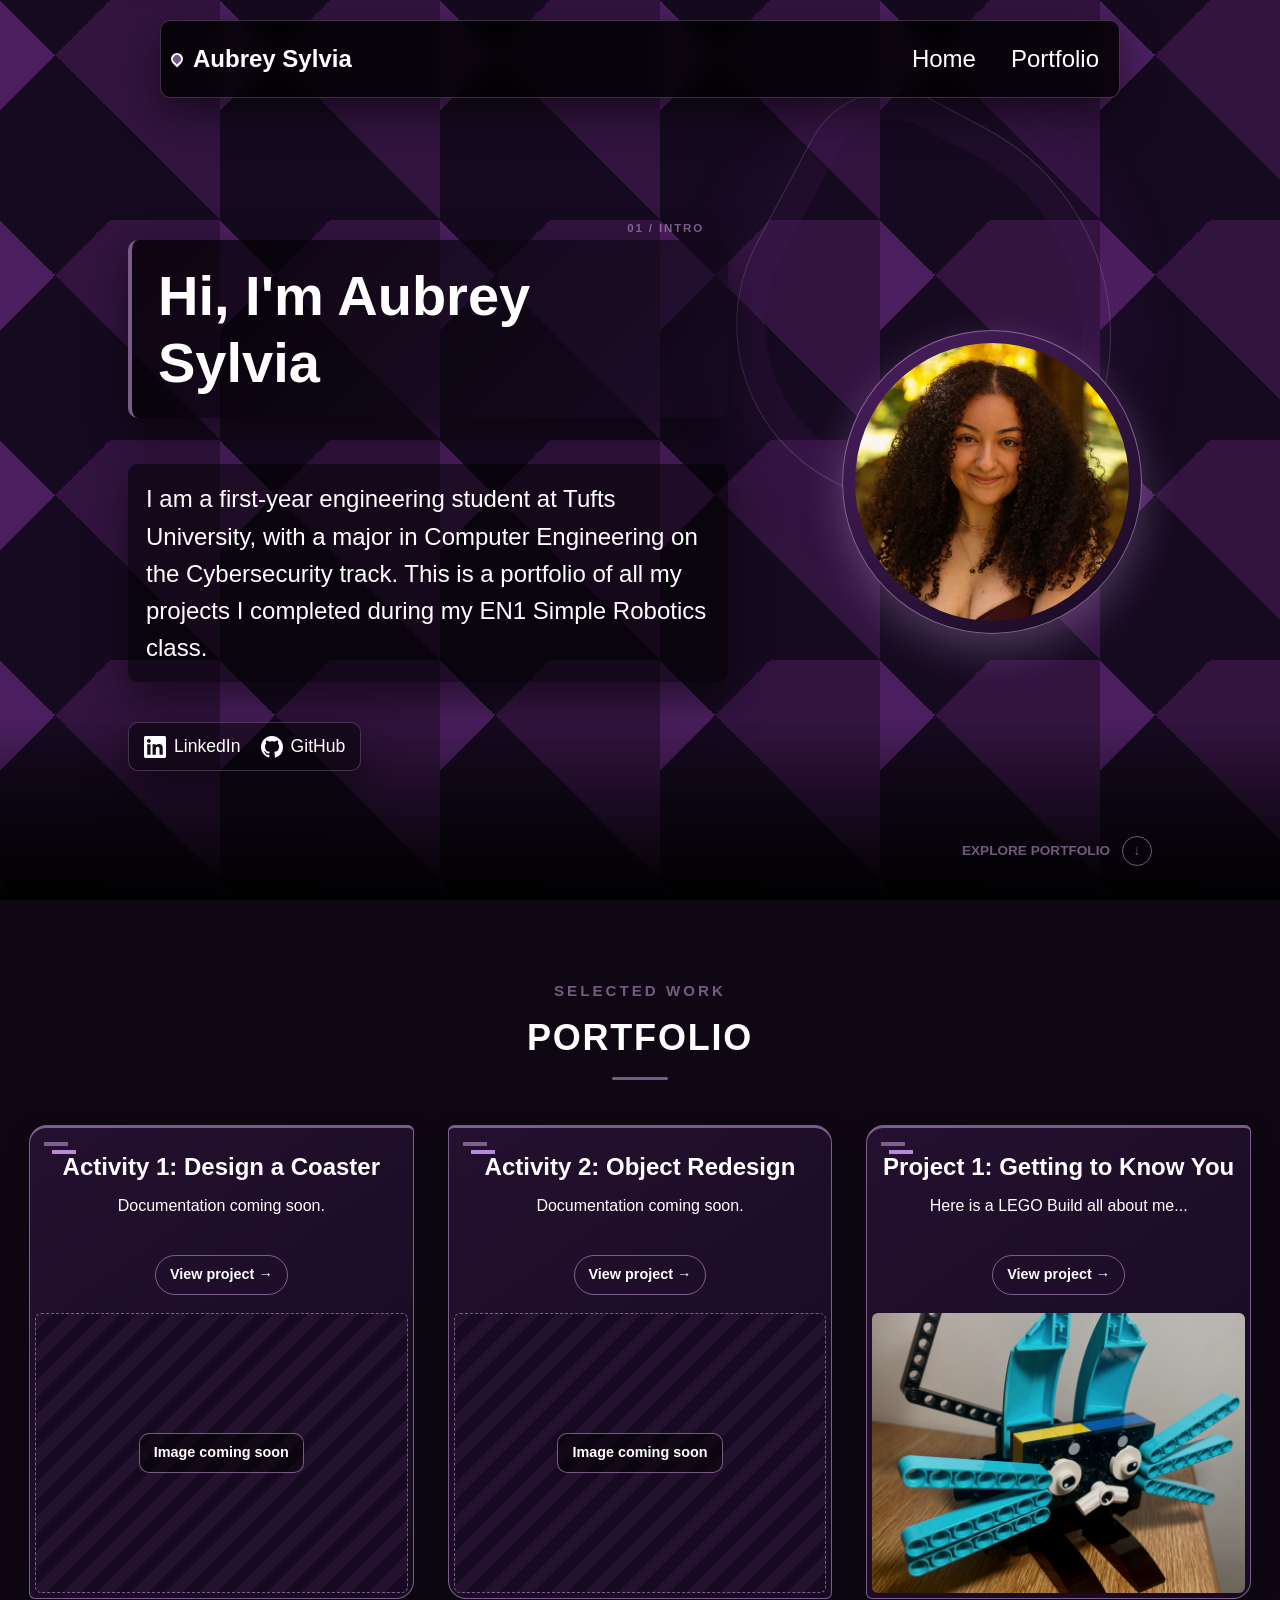
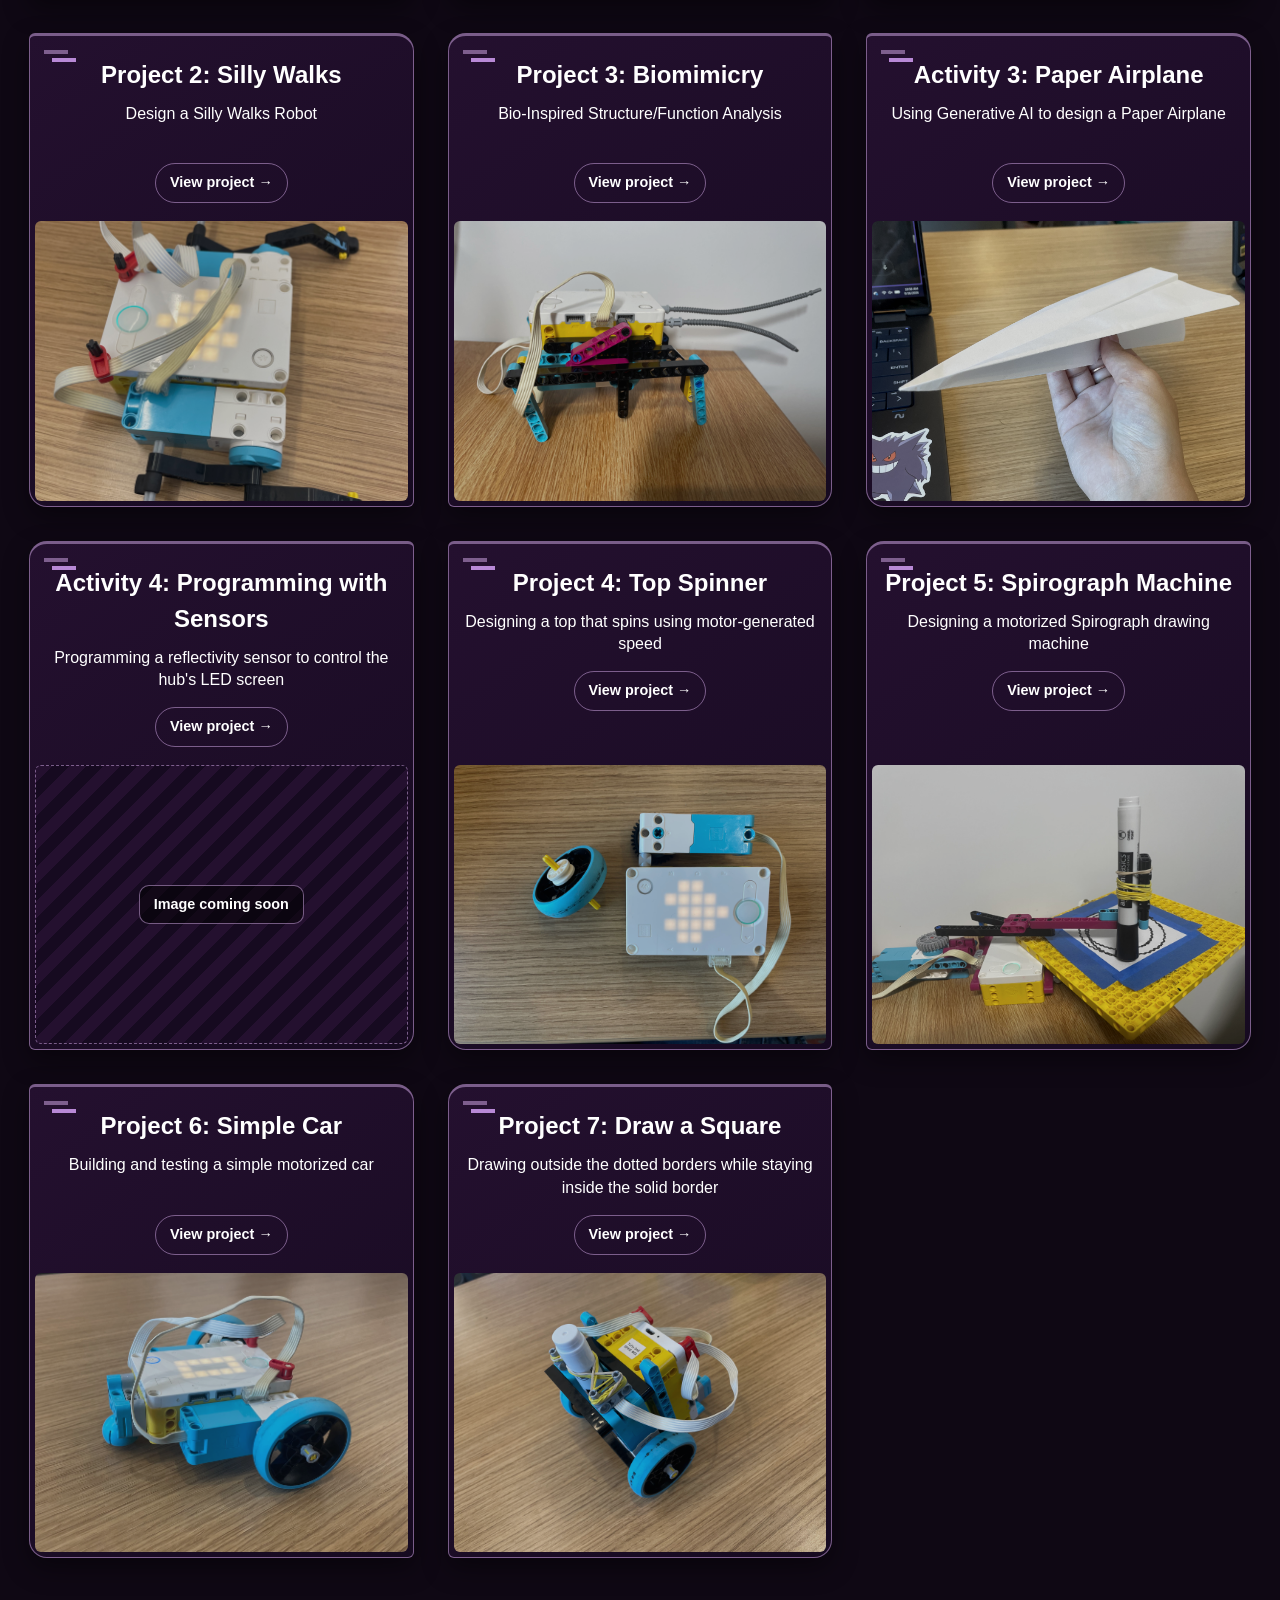
<file: index.html>
<!DOCTYPE html>
<html lang="en">
<head>
    <title>Aubrey Sylvia - Portfolio</title>

    <!-- Recommended meta tags -->
    <meta charset="UTF-8">
    <meta name="viewport" content="width=device-width,initial-scale=1.0">
    <meta name="description" content="Aubrey Sylvia's engineering portfolio: activities and projects from an intro-to-engineering course.">

    <!-- Stylesheet (CSS) -->
    <link rel="stylesheet" href="./index.css">
</head>
<body>

    <a class="skip-link" href="#main-content">Skip to main content</a>

    <!-- Header and Navigation Section -->
    <header class="header">
        <a class="name">Aubrey Sylvia</a>
        <nav class="navbar">
            <a href="#">Home</a>
            <a href="#portfolio">Portfolio</a>
        </nav>
    </header>

    <!-- Introduction Section -->
    <section class="home" id="main-content" tabindex="-1">
        <div class="home-layout">
            <div class="home-content">
                <h1>Hi, I'm Aubrey Sylvia</h1>
                <p>I am a first-year engineering student at Tufts University, with a major in Computer Engineering on the Cybersecurity track. This is a portfolio of all my projects I completed during my EN1 Simple Robotics class.</p>

            <!-- Replace these hrefs with your own LinkedIn/GitHub URLs -->
            <div class="socials">
                <a href="https://www.linkedin.com/in/aubrey-sylvia-99bbb8426/" target="_blank" rel="noopener" class="social-link">
                    <svg viewBox="0 0 24 24" aria-hidden="true"><path d="M20.447 20.452h-3.554v-5.569c0-1.328-.027-3.037-1.852-3.037-1.853 0-2.136 1.446-2.136 2.939v5.667H9.351V9h3.414v1.561h.046c.477-.9 1.637-1.85 3.37-1.85 3.601 0 4.267 2.37 4.267 5.455v6.286zM5.337 7.433c-1.144 0-2.063-.926-2.063-2.065 0-1.138.92-2.063 2.063-2.063 1.14 0 2.064.925 2.064 2.063 0 1.139-.925 2.065-2.064 2.065zm1.782 13.019H3.555V9h3.564v11.452zM22.225 0H1.771C.792 0 0 .774 0 1.729v20.542C0 23.227.792 24 1.771 24h20.451C23.2 24 24 23.227 24 22.271V1.729C24 .774 23.2 0 22.222 0h.003z"/></svg>
                    <span>LinkedIn</span>
                </a>
                <a href="https://github.com/Asylvi02" target="_blank" rel="noopener" class="social-link">
                    <svg viewBox="0 0 24 24" aria-hidden="true"><path d="M12 0C5.37 0 0 5.37 0 12c0 5.31 3.435 9.795 8.205 11.385.6.105.825-.255.825-.57 0-.285-.015-1.23-.015-2.235-3.015.555-3.795-.735-4.035-1.41-.135-.345-.72-1.41-1.23-1.695-.42-.225-1.02-.78-.015-.795.945-.015 1.62.87 1.845 1.23 1.08 1.815 2.805 1.305 3.495.99.105-.78.42-1.305.765-1.605-2.67-.3-5.46-1.335-5.46-5.925 0-1.305.465-2.385 1.23-3.225-.12-.3-.54-1.53.12-3.18 0 0 1.005-.315 3.3 1.23.96-.27 1.98-.405 3-.405s2.04.135 3 .405c2.295-1.56 3.3-1.23 3.3-1.23.66 1.65.24 2.88.12 3.18.765.84 1.23 1.905 1.23 3.225 0 4.605-2.805 5.625-5.475 5.925.435.375.81 1.095.81 2.22 0 1.605-.015 2.895-.015 3.3 0 .315.225.69.825.57A12.02 12.02 0 0024 12c0-6.63-5.37-12-12-12z"/></svg>
                    <span>GitHub</span>
                </a>
            </div>
            </div>

            <figure class="headshot-card">
                <div class="headshot-frame">
                    <img class="headshot-image" src="./images/meheadshot.jpeg" alt="Professional headshot of Aubrey Sylvia">
                </div>
            </figure>
        </div>
        <a class="hero-scroll-cue" href="#portfolio">
            <span>Explore portfolio</span>
            <span aria-hidden="true">&#8595;</span>
        </a>
    </section>

    <!-- Portfolio Section -->
    <section class="portfolio" id="portfolio">
        <h2 class="portfolio-heading">Portfolio</h2>

        <!-- PROJECT -->
        <article class="project-card">
            <a href="./activity01.html" class="project-link">
                <h2 class="project-title">Activity 1: Design a Coaster</h2>
                <p class="project-desc">Documentation coming soon.</p>
                <span class="project-action">View project <span aria-hidden="true">&#8594;</span></span>
                <div class="project-placeholder"><span>Image coming soon</span></div>
            </a>
        </article>

        <!-- PROJECT -->
        <article class="project-card">
            <a href="./activity02.html" class="project-link">
                <h2 class="project-title">Activity 2: Object Redesign</h2>
                <p class="project-desc">Documentation coming soon.</p>
                <span class="project-action">View project <span aria-hidden="true">&#8594;</span></span>
                <div class="project-placeholder"><span>Image coming soon</span></div>
            </a>
        </article>

        <!-- PROJECT -->
        <article class="project-card">
            <a href="./project01.html" class="project-link">
                <h2 class="project-title">Project 1: Getting to Know You</h2>
                <p class="project-desc">Here is a LEGO Build all about me...</p>
                <span class="project-action">View project <span aria-hidden="true">&#8594;</span></span>
                <img src="./images/aboutmeprojectphoto.jpeg" class="project-img" alt="Personal LEGO build from Project 1">
            </a>
        </article>

        <!-- PROJECT -->
        <article class="project-card">
            <a href="./project02.html" class="project-link">
                <h2 class="project-title">Project 2: Silly Walks</h2>
                <p class="project-desc">Design a Silly Walks Robot</p>
                <span class="project-action">View project <span aria-hidden="true">&#8594;</span></span>
                <img src="./images/sillywalksdesignphoto.jpeg" class="project-img" alt="Silly Walks robot design and prototype photo">
            </a>
        </article>

        <!-- PROJECT -->
        <article class="project-card">
            <a href="./project03.html" class="project-link">
                <h2 class="project-title">Project 3: Biomimicry</h2>
                <p class="project-desc">Bio-Inspired Structure/Function Analysis</p>
                <span class="project-action">View project <span aria-hidden="true">&#8594;</span></span>
                <img src="./images/bug1_biomimicry.jpeg" class="project-img" alt="Biomimicry robot design photo">
            </a>
        </article>

        <!-- PROJECT -->
        <article class="project-card">
            <a href="./activity03.html" class="project-link">
                <h2 class="project-title">Activity 3: Paper Airplane</h2>
                <p class="project-desc">Using Generative AI to design a Paper Airplane</p>
                <span class="project-action">View project <span aria-hidden="true">&#8594;</span></span>
                <img src="./images/paperairplanephoto.jpeg" class="project-img" alt="Paper airplane prototype and final design photo">
            </a>
        </article>

        <!-- PROJECT -->
        <article class="project-card">
            <a href="./activity04.html" class="project-link">
                <h2 class="project-title">Activity 4: Programming with Sensors</h2>
                <p class="project-desc">Programming a reflectivity sensor to control the hub's LED screen</p>
                <span class="project-action">View project <span aria-hidden="true">&#8594;</span></span>
                <div class="project-placeholder"><span>Image coming soon</span></div>
            </a>
        </article>

        <!-- PROJECT -->
        <article class="project-card">
            <a href="./project04.html" class="project-link">
                <h2 class="project-title">Project 4: Top Spinner</h2>
                <p class="project-desc">Designing a top that spins using motor-generated speed</p>
                <span class="project-action">View project <span aria-hidden="true">&#8594;</span></span>
                <img src="./images/TopSpinnerImage.jpeg" class="project-img" alt="Top spinner project photo">
            </a>
        </article>

        <!-- PROJECT -->
        <article class="project-card">
            <a href="./project05.html" class="project-link">
                <h2 class="project-title">Project 5: Spirograph Machine</h2>
                <p class="project-desc">Designing a motorized Spirograph drawing machine</p>
                <span class="project-action">View project <span aria-hidden="true">&#8594;</span></span>
                <img src="./images/SpinographImage2.jpeg" class="project-img" alt="Spirograph drawing machine project photo">
            </a>
        </article>

        <!-- PROJECT -->
        <article class="project-card">
            <a href="./project06.html" class="project-link">
                <h2 class="project-title">Project 6: Simple Car</h2>
                <p class="project-desc">Building and testing a simple motorized car</p>
                <span class="project-action">View project <span aria-hidden="true">&#8594;</span></span>
                <img src="./images/SimpleCarImage.jpeg" class="project-img" alt="Simple Car project build photo">
            </a>
        </article>

        <!-- PROJECT -->
        <article class="project-card">
            <a href="./project07.html" class="project-link">
                <h2 class="project-title">Project 7: Draw a Square</h2>
                <p class="project-desc">Drawing outside the dotted borders while staying inside the solid border</p>
                <span class="project-action">View project <span aria-hidden="true">&#8594;</span></span>
                <img src="./images/DrawASquareRobotPhoto.jpeg" class="project-img" alt="Robot built for the Draw a Square project">
            </a>
        </article>

    </section>
    
</body>
</html>
</file>
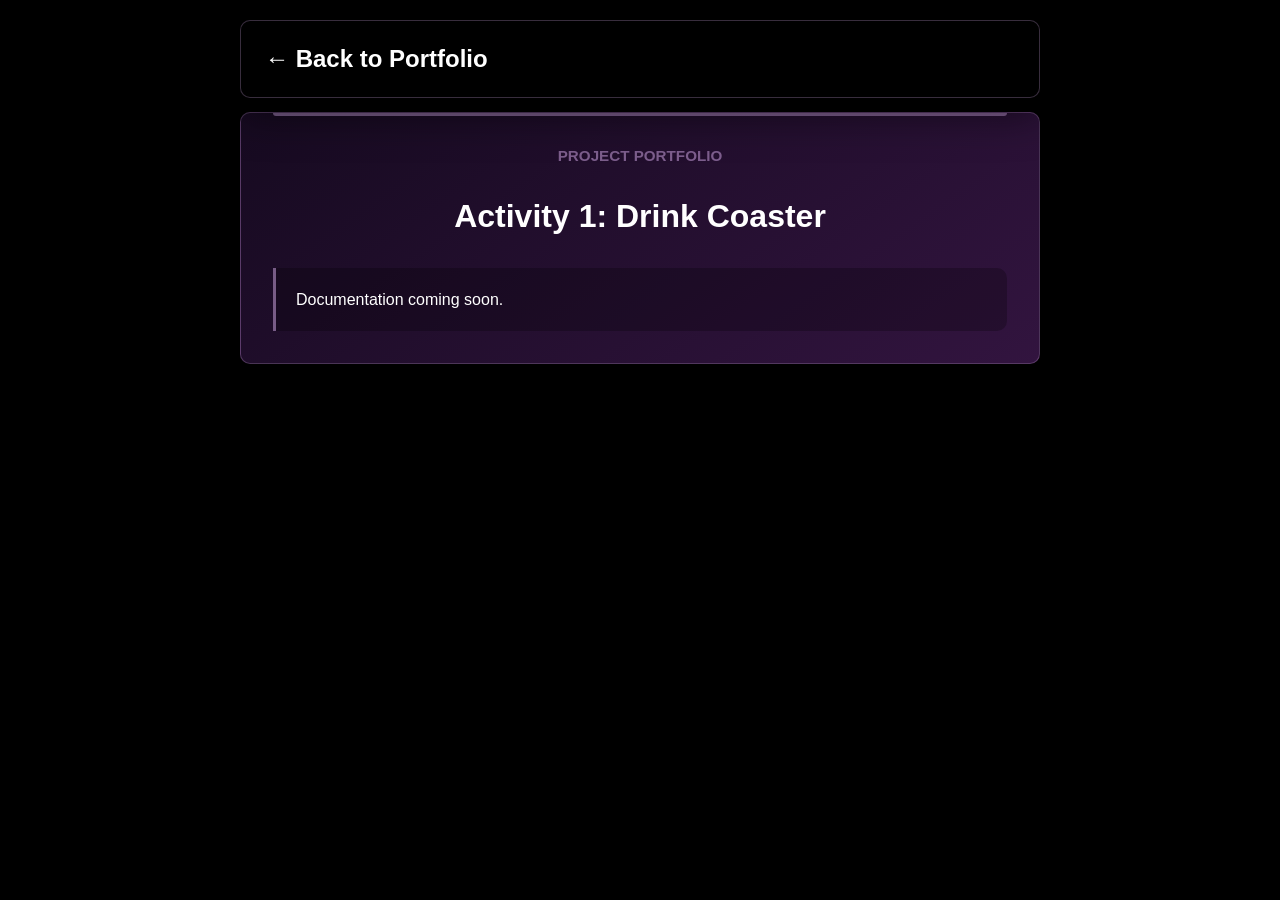
<file: activity01.html>
<!DOCTYPE html>
<html lang="en">
<head>
    <title>Activity 1: Drink Coaster</title>
    <link rel="stylesheet" href="./project.css">
</head>
<body>

    <a class="skip-link" href="#main-content">Skip to main content</a>

    <!-- Header and Navigation Section -->
    <header class="header">
        <nav class="navbar" aria-label="Project navigation">
            <a href="./index.html" class="back-link">&larr; Back to Portfolio</a>
        </nav>
    </header>

    <!-- Project Information -->
    <div class="proj-container" id="main-content" tabindex="-1">

        <h1 class='proj-header'>Project Portfolio</h1>

        <h2 class='proj-header'>Activity 1: Drink Coaster</h2>

        <div class="proj-desc">
            <p>Documentation coming soon.</p>
        </div>

    </div>
    <!-- End Project Information -->

    <script src="./project.js" defer></script>
</body>
</html>
</file>
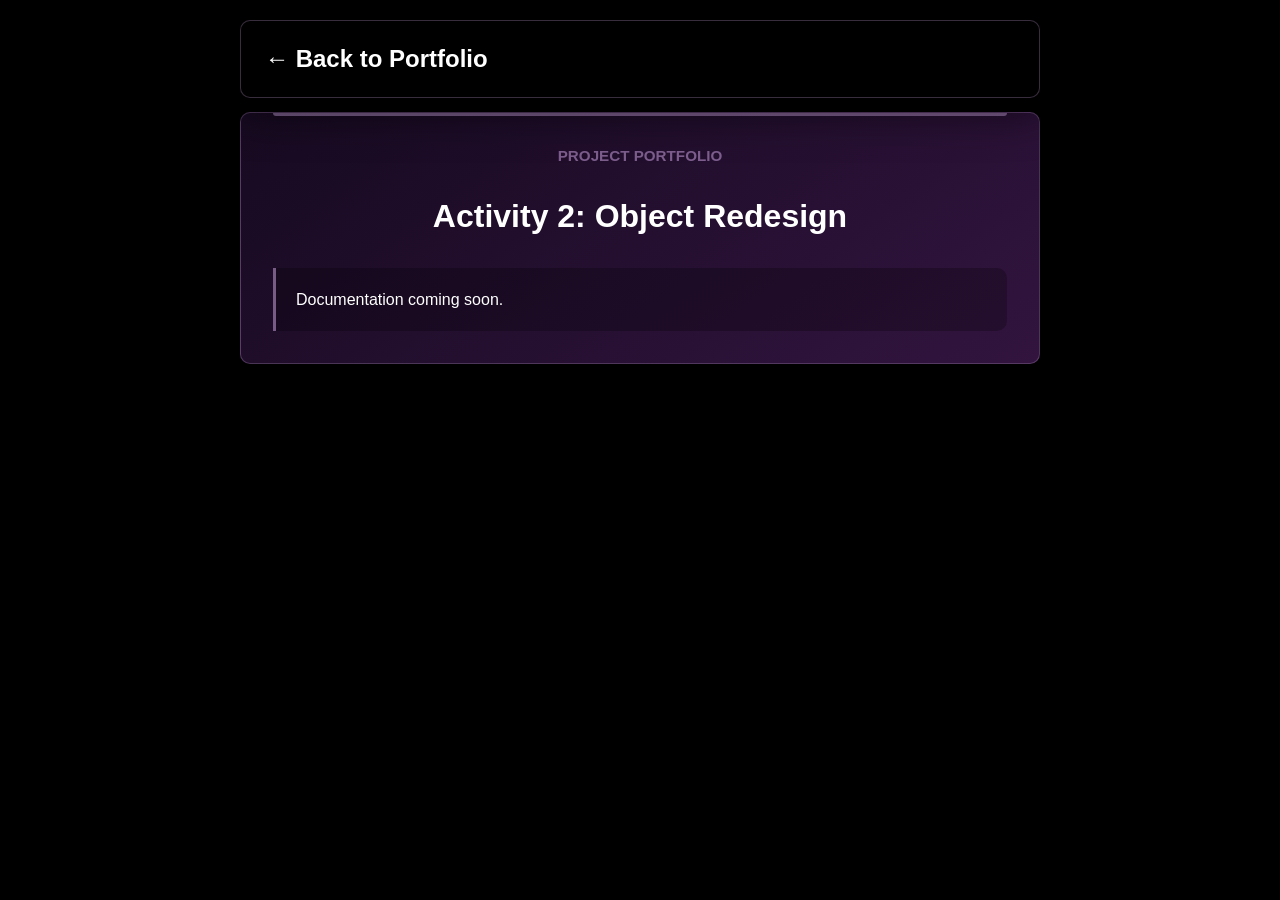
<file: activity02.html>
<!DOCTYPE html>
<html lang="en">
<head>
    <title>Activity 2: Object Redesign</title>
    <link rel="stylesheet" href="./project.css">
</head>
<body>

    <a class="skip-link" href="#main-content">Skip to main content</a>

    <!-- Header and Navigation Section -->
    <header class="header">
        <nav class="navbar" aria-label="Project navigation">
            <a href="./index.html" class="back-link">&larr; Back to Portfolio</a>
        </nav>
    </header>

    <!-- Project Information -->
    <div class="proj-container" id="main-content" tabindex="-1">

        <h1 class='proj-header'>Project Portfolio</h1>

        <h2 class='proj-header'>Activity 2: Object Redesign</h2>

        <div class="proj-desc">
            <p>Documentation coming soon.</p>
        </div>

    </div>
    <!-- End Project Information -->

    <script src="./project.js" defer></script>
</body>
</html>
</file>
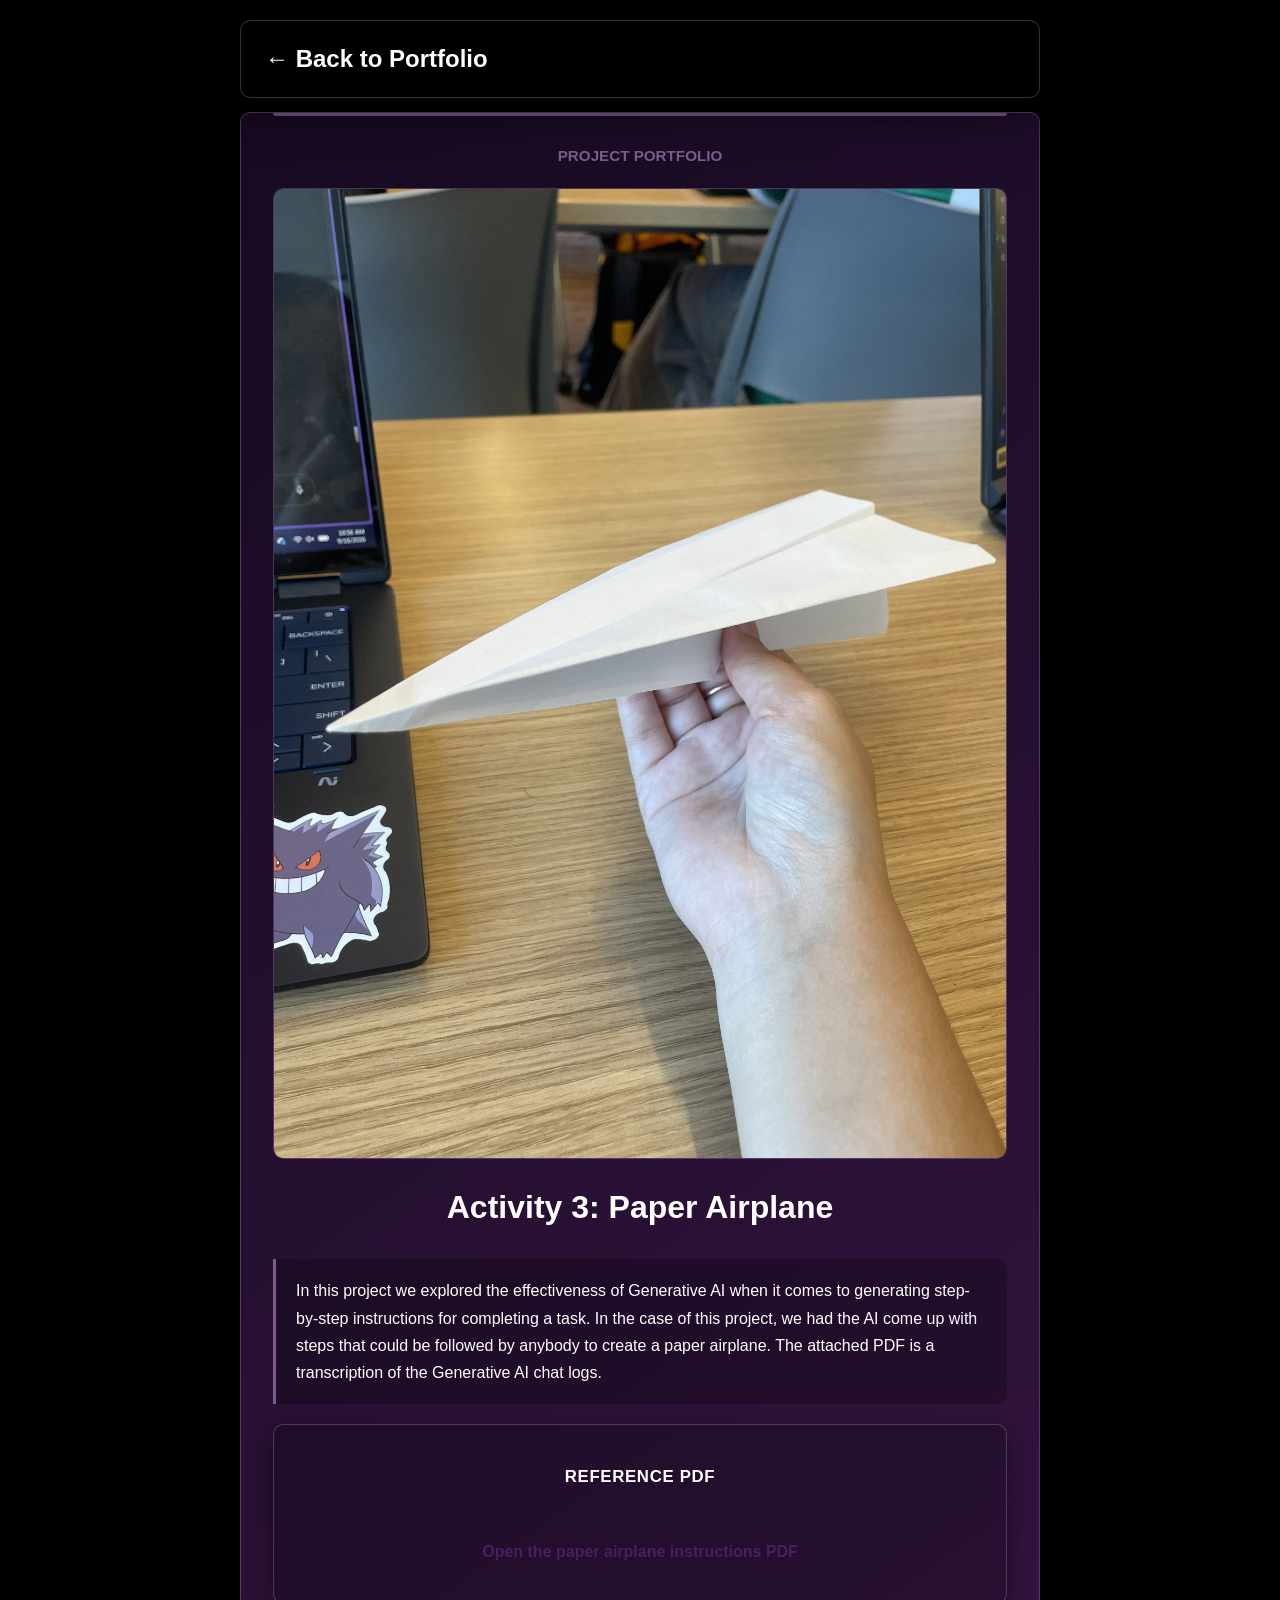
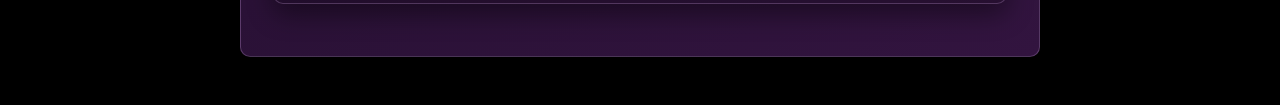
<file: activity03.html>
<!DOCTYPE html>
<html lang="en">
<head>
    <title>Activity 3: Paper Airplane</title>
    <link rel="stylesheet" href="./project.css">
</head>
<body>

    <a class="skip-link" href="#main-content">Skip to main content</a>

    <!-- Header and Navigation Section -->
    <header class="header">
        <nav class="navbar" aria-label="Project navigation">
            <a href="./index.html" class="back-link">&larr; Back to Portfolio</a>
        </nav>
    </header>

    <!-- Project Information -->
    <div class="proj-container" id="main-content" tabindex="-1">

        <h1 class='proj-header'>Project Portfolio</h1>

        <div class="proj-img-container">
            <img src="./images/paperairplanephoto.jpeg" alt="Paper airplane prototype and final design photo">
        </div>

        <h2 class='proj-header'>Activity 3: Paper Airplane</h2>

        <div class="proj-desc">
            <p>In this project we explored the effectiveness of Generative AI when it comes to generating step-by-step instructions for completing a task. In the case of this project, we had the AI come up with steps that could be followed by anybody to create a paper airplane. The attached PDF is a transcription of the Generative AI chat logs.</p>
        </div>

        <div class="proj-resource-card">
            <h3>Reference PDF</h3>
            <a class="proj-resource-link" href="./images/ChatInstructions.pdf" target="_blank" rel="noopener">Open the paper airplane instructions PDF</a>
        </div>

    </div>
    <!-- End Project Information -->

    <script src="./project.js" defer></script>
</body>
</html>
</file>
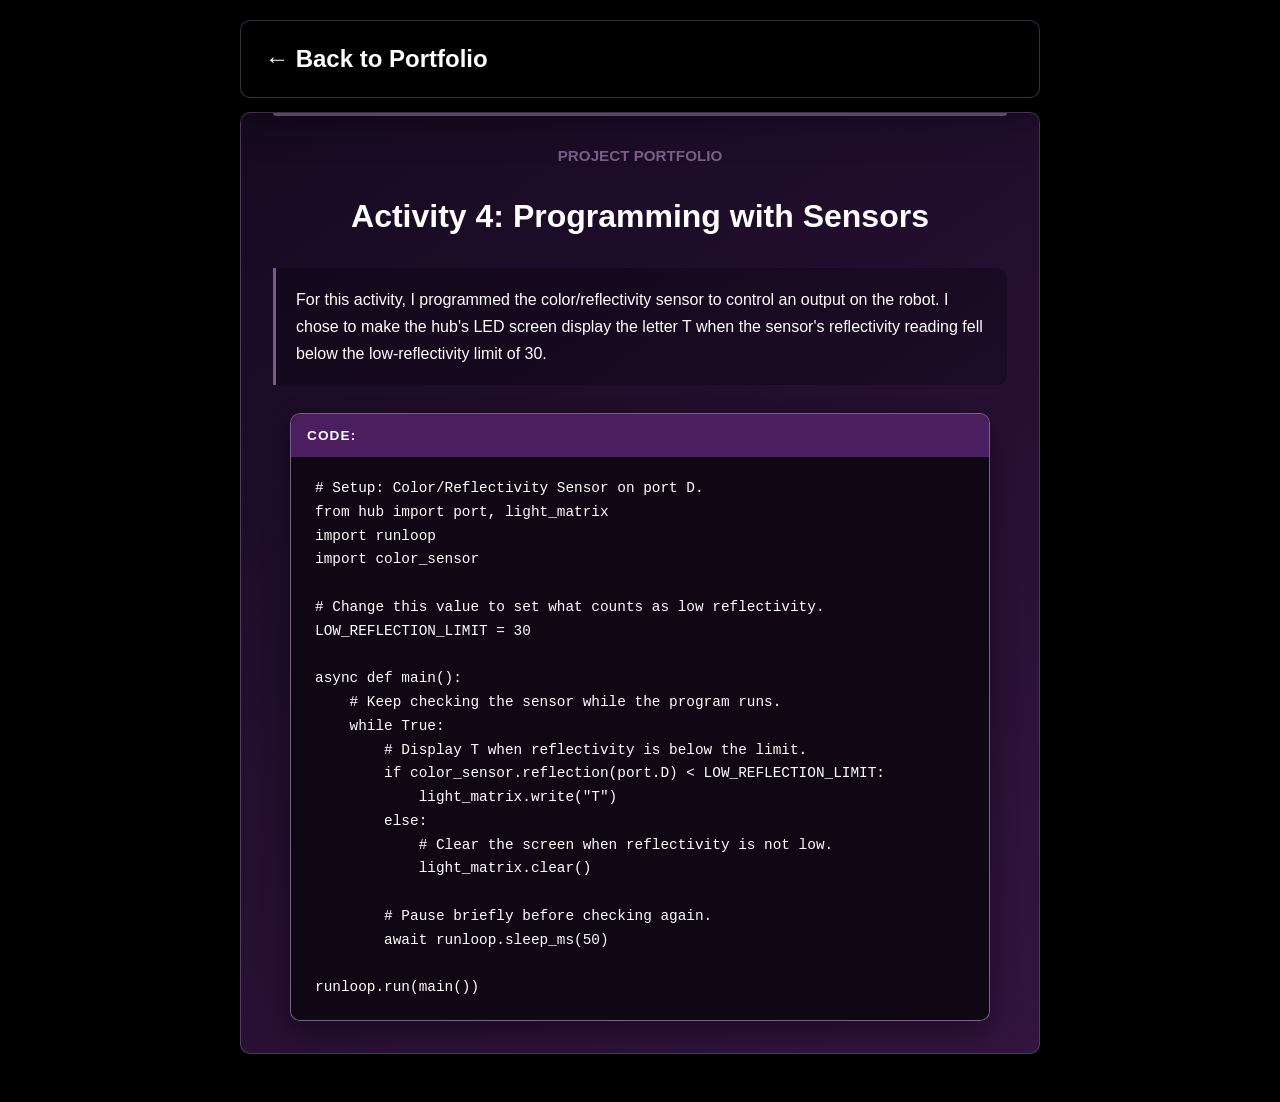
<file: activity04.html>
<!DOCTYPE html>
<html lang="en">
<head>
    <title>Activity 4: Programming with Sensors</title>
    <link rel="stylesheet" href="./project.css">
</head>
<body>

    <a class="skip-link" href="#main-content">Skip to main content</a>

    <!-- Header and Navigation Section -->
    <header class="header">
        <nav class="navbar" aria-label="Project navigation">
            <a href="./index.html" class="back-link">&larr; Back to Portfolio</a>
        </nav>
    </header>

    <!-- Project Information -->
    <div class="proj-container" id="main-content" tabindex="-1">

        <h1 class='proj-header'>Project Portfolio</h1>

        <h2 class='proj-header'>Activity 4: Programming with Sensors</h2>

        <div class="proj-desc">
            <p>For this activity, I programmed the color/reflectivity sensor to control an output on the robot. I chose to make the hub's LED screen display the letter T when the sensor's reflectivity reading fell below the low-reflectivity limit of 30.</p>
        </div>

        <div class="proj-code">
            <h3>Code:</h3>
            <pre><code># Setup: Color/Reflectivity Sensor on port D.
from hub import port, light_matrix
import runloop
import color_sensor

# Change this value to set what counts as low reflectivity.
LOW_REFLECTION_LIMIT = 30

async def main():
    # Keep checking the sensor while the program runs.
    while True:
        # Display T when reflectivity is below the limit.
        if color_sensor.reflection(port.D) &lt; LOW_REFLECTION_LIMIT:
            light_matrix.write("T")
        else:
            # Clear the screen when reflectivity is not low.
            light_matrix.clear()

        # Pause briefly before checking again.
        await runloop.sleep_ms(50)

runloop.run(main())</code></pre>
        </div>

    </div>
    <!-- End Project Information -->

    <script src="./project.js" defer></script>
</body>
</html>
</file>
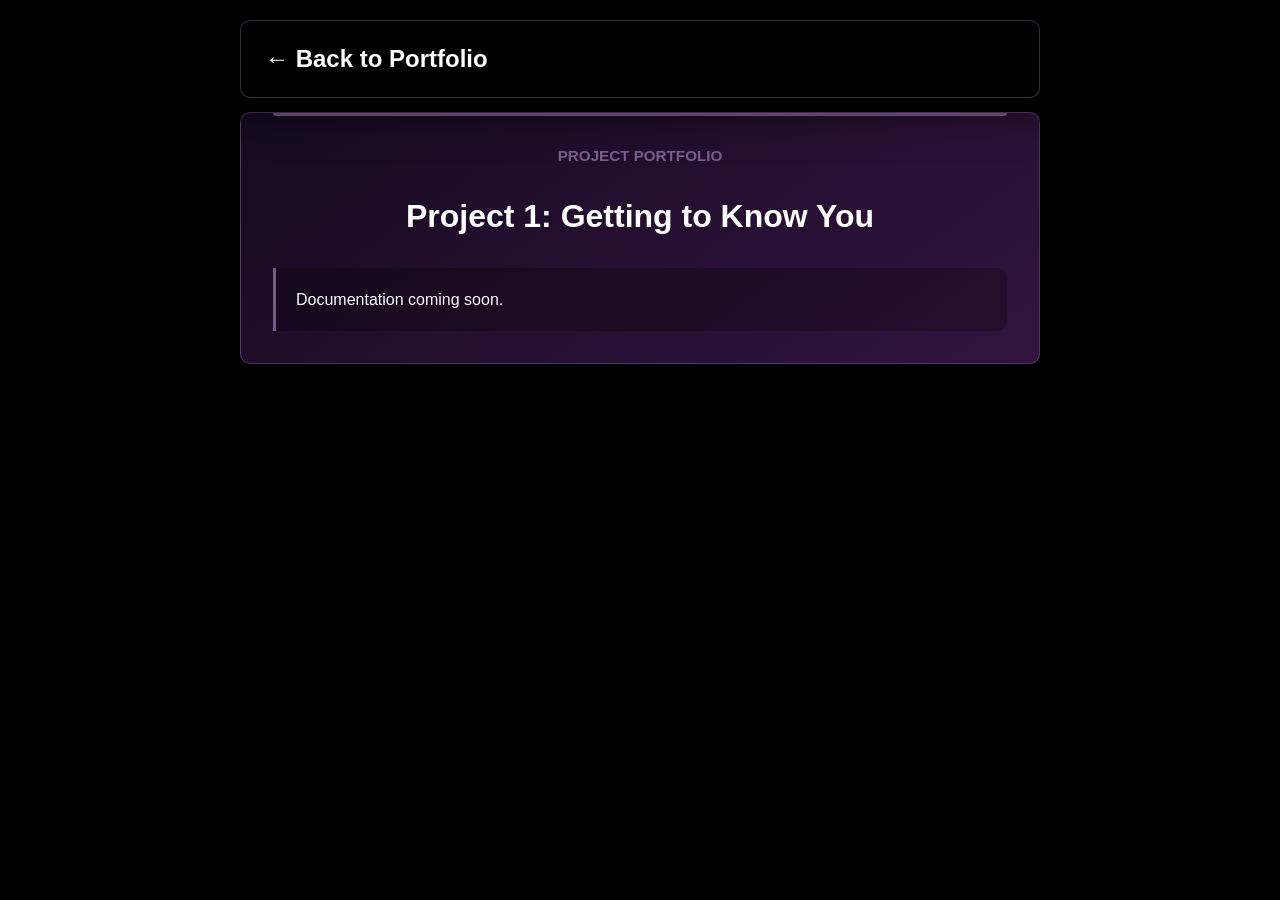
<file: project01.html>
<!DOCTYPE html>
<html lang="en">
<head>
    <title>Project 1: Getting to Know You</title>
    <link rel="stylesheet" href="./project.css">
</head>
<body>

    <a class="skip-link" href="#main-content">Skip to main content</a>

    <!-- Header and Navigation Section -->
    <header class="header">
        <nav class="navbar" aria-label="Project navigation">
            <a href="./index.html" class="back-link">&larr; Back to Portfolio</a>
        </nav>
    </header>

    <!-- Project Information -->
    <div class="proj-container" id="main-content" tabindex="-1">

        <h1 class='proj-header'>Project Portfolio</h1>

        <h2 class='proj-header'>Project 1: Getting to Know You</h2>

        <div class="proj-desc">
            <p>Documentation coming soon.</p>
        </div>

    </div>
    <!-- End Project Information -->

    <script src="./project.js" defer></script>
</body>
</html>
</file>
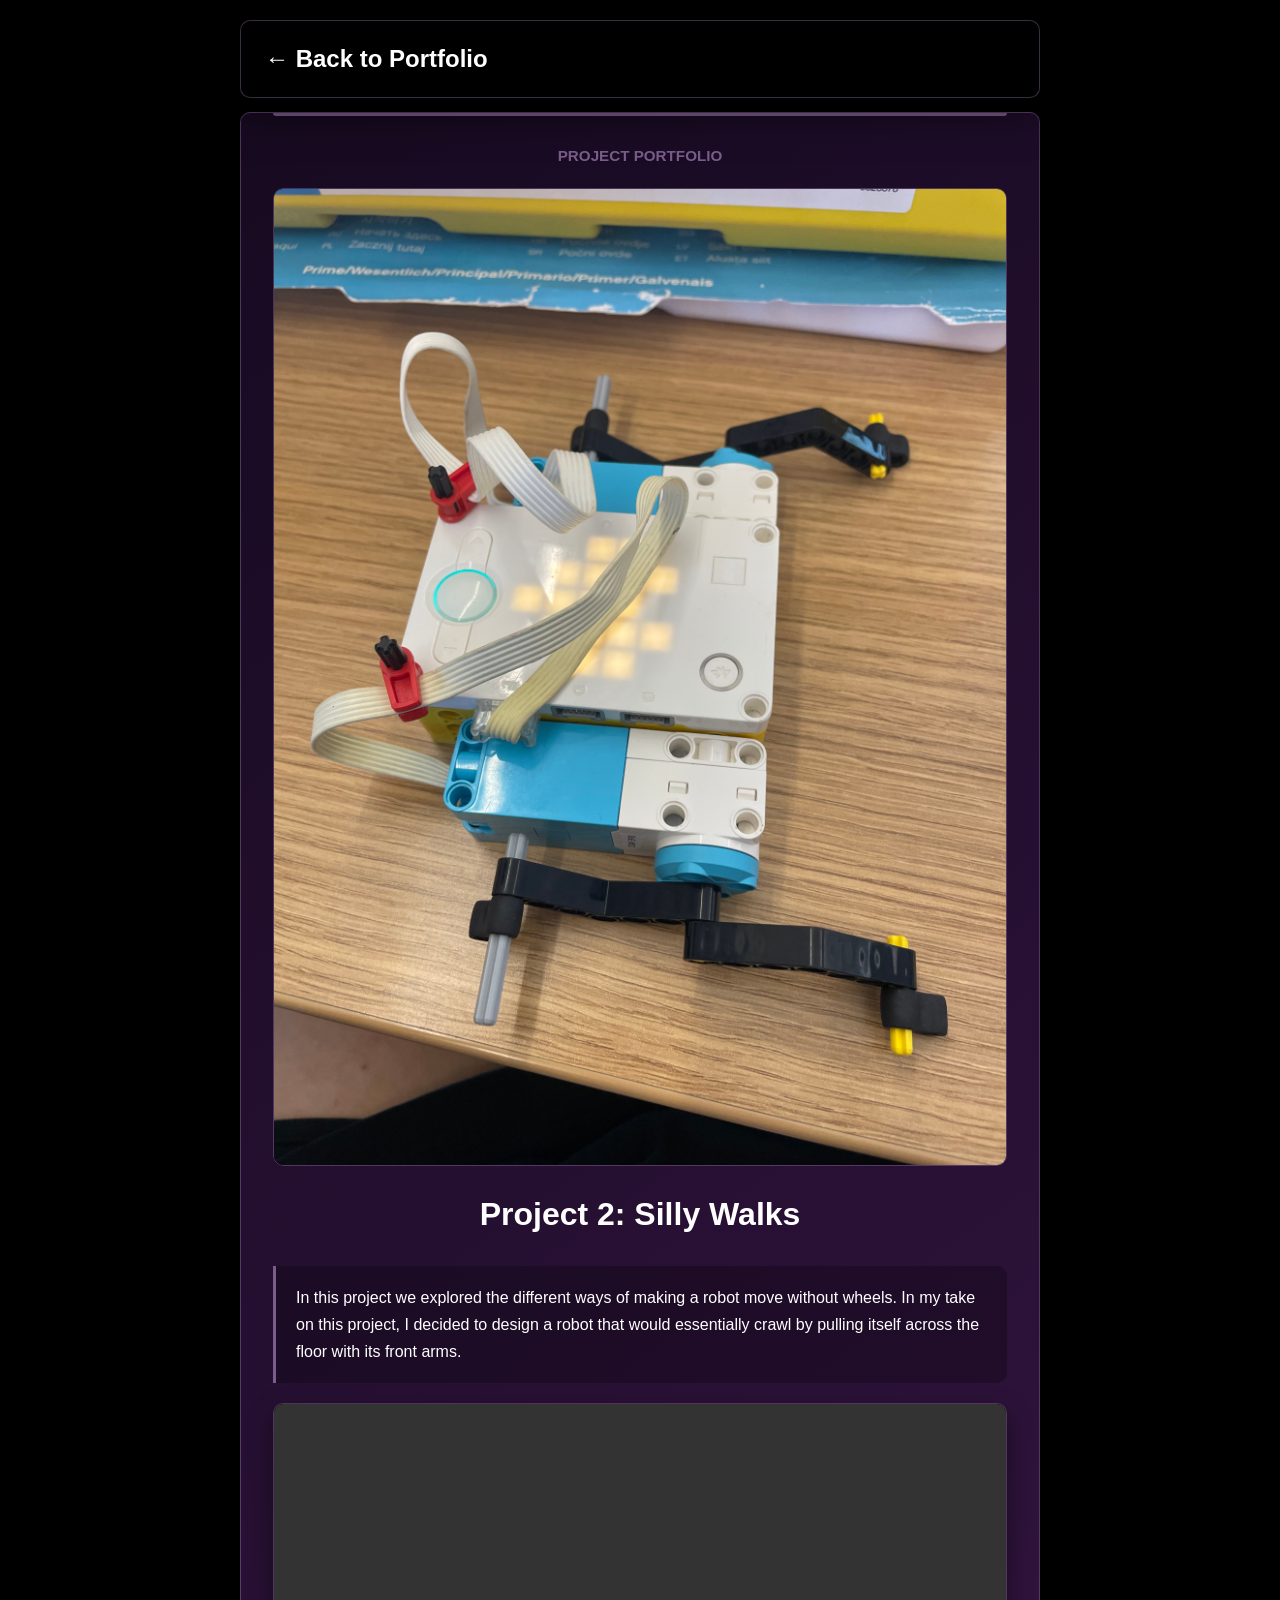
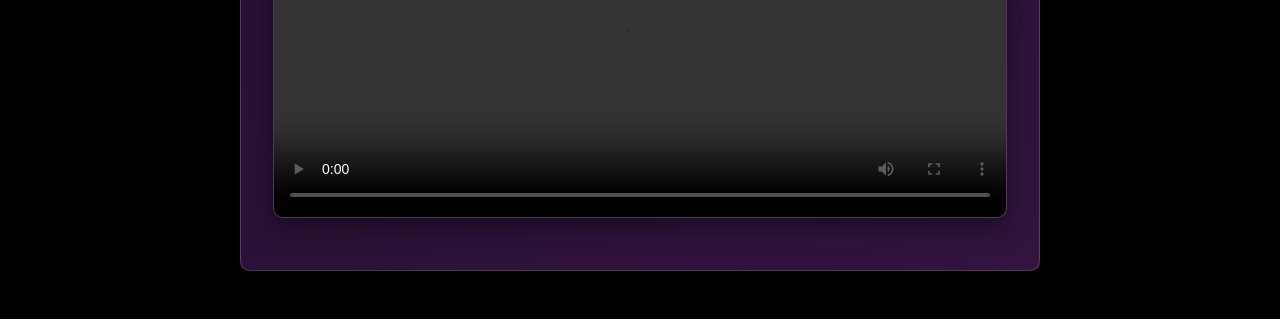
<file: project02.html>
<!DOCTYPE html>
<html lang="en">
<head>
    <title>Project 2: Silly Walks</title>
    <link rel="stylesheet" href="./project.css">
</head>
<body>

    <a class="skip-link" href="#main-content">Skip to main content</a>

    <!-- Header and Navigation Section -->
    <header class="header">
        <nav class="navbar" aria-label="Project navigation">
            <a href="./index.html" class="back-link">&larr; Back to Portfolio</a>
        </nav>
    </header>

    <!-- Project Information -->
    <div class="proj-container" id="main-content" tabindex="-1">

        <h1 class='proj-header'>Project Portfolio</h1>

        <div class="proj-img-container">
            <img src="./images/sillywalksdesignphoto.jpeg" alt="Silly Walks robot design and prototype photo">
        </div>

        <h2 class='proj-header'>Project 2: Silly Walks</h2>

        <div class="proj-desc">
            <p>In this project we explored the different ways of making a robot move without wheels. In my take on this project, I decided to design a robot that would essentially crawl by pulling itself across the floor with its front arms.</p>
        </div>

        <div class="proj-video-container" aria-label="Silly Walks demo video">
            <video src="./images/sillywalksvideo.mov" controls playsinline aria-label="Silly Walks robot demonstration video"></video>
        </div>

    </div>
    <!-- End Project Information -->

    <script src="./project.js" defer></script>
</body>
</html>
</file>
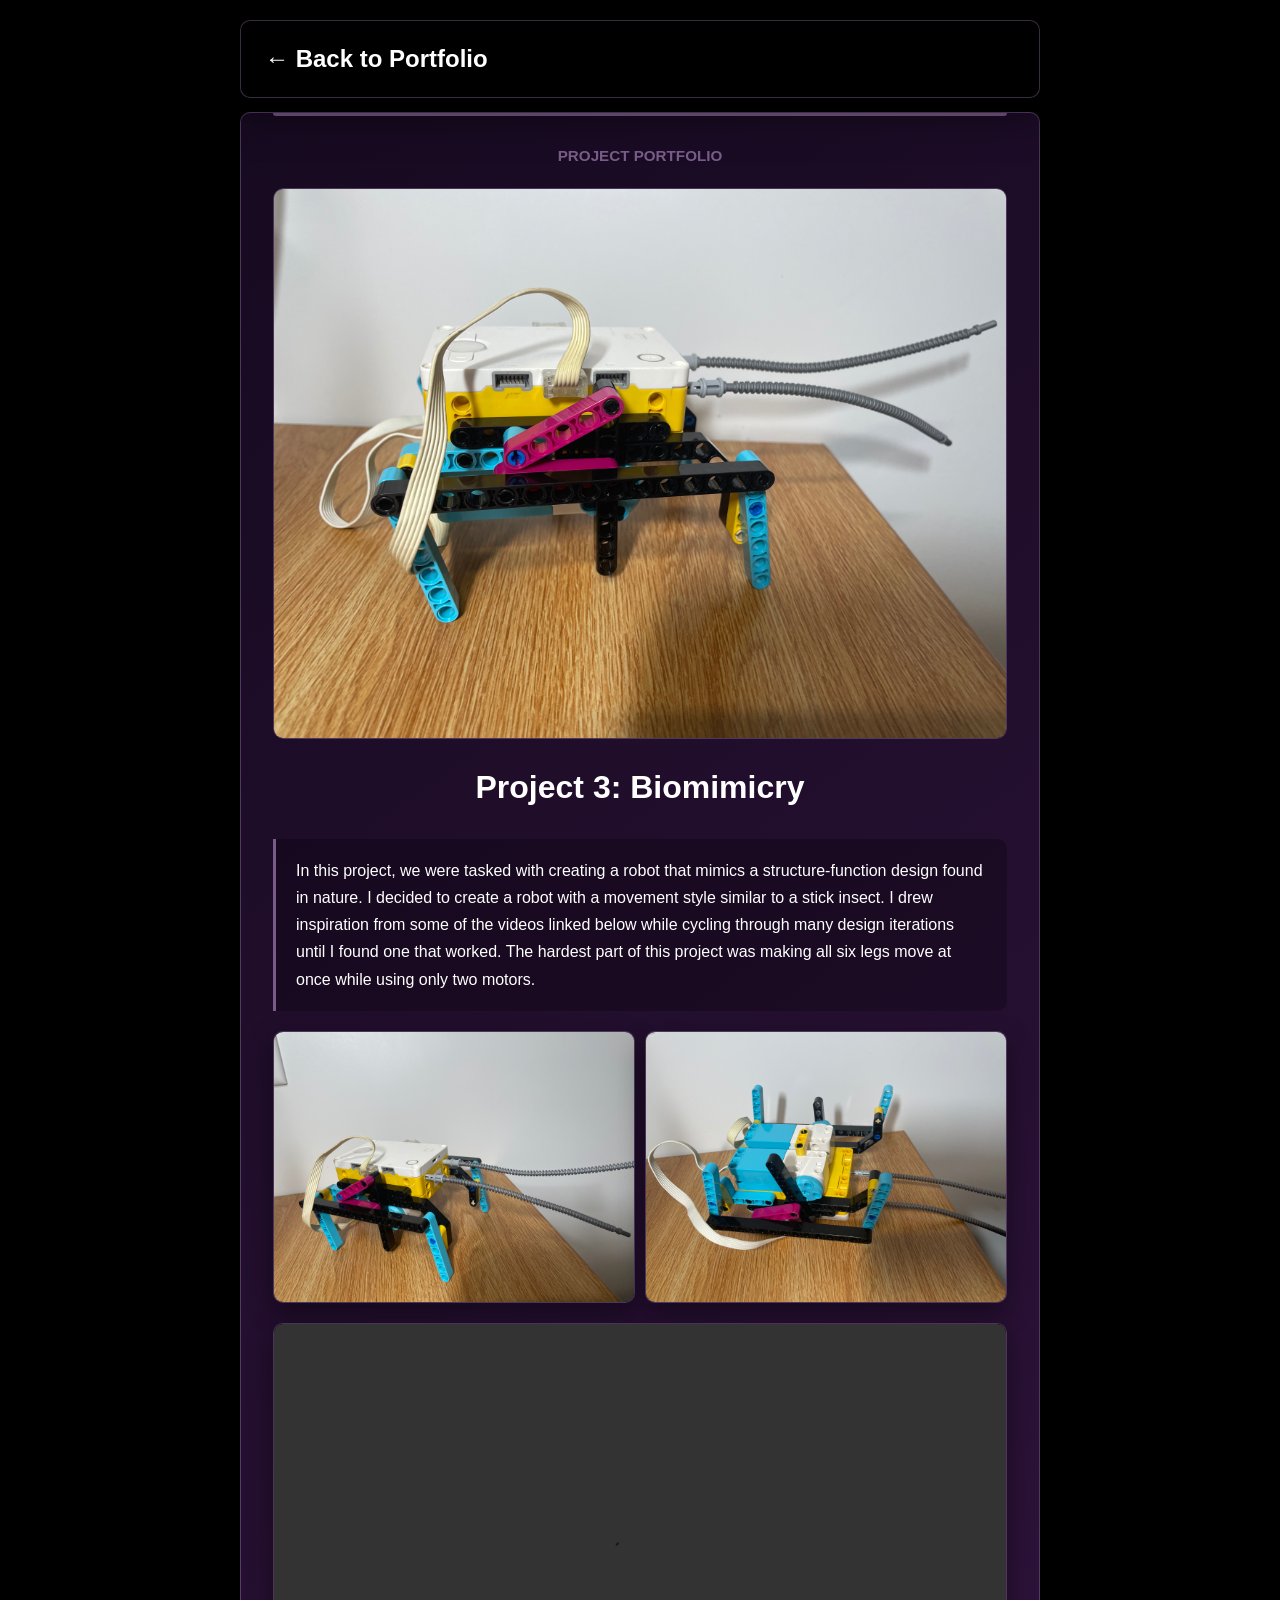
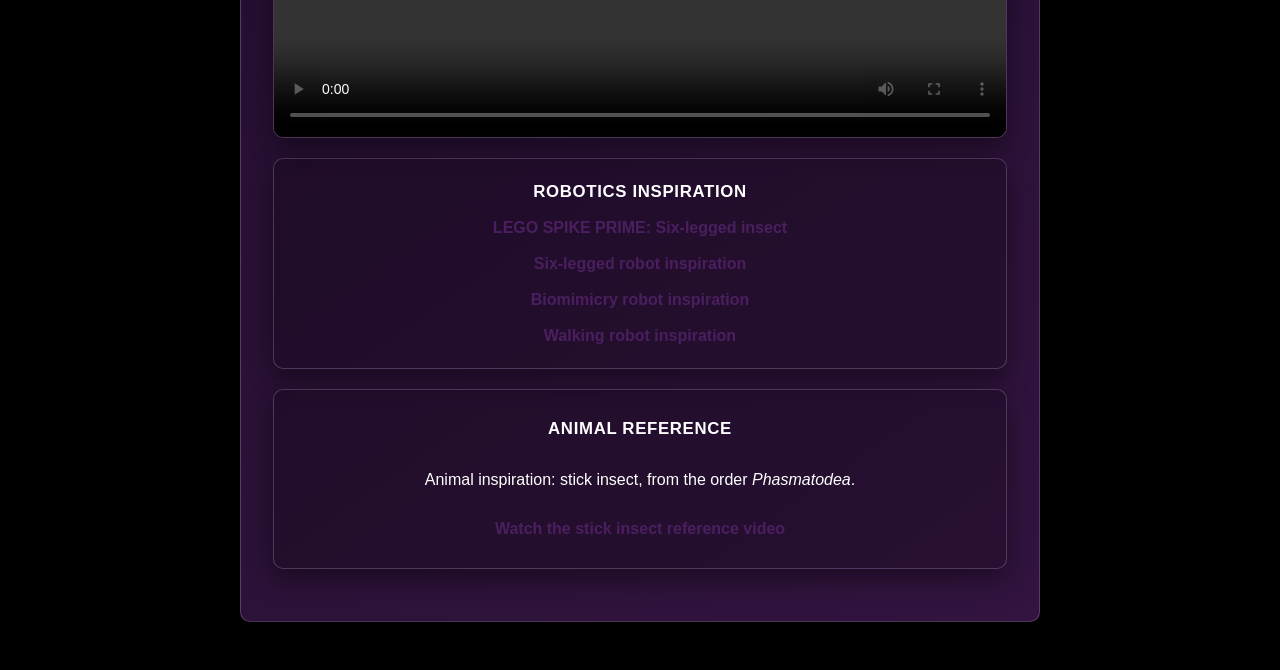
<file: project03.html>
<!DOCTYPE html>
<html lang="en">
<head>
    <title>Project 3: Biomimicry</title>
    <link rel="stylesheet" href="./project.css">
</head>
<body>

    <a class="skip-link" href="#main-content">Skip to main content</a>

    <!-- Header and Navigation Section -->
    <header class="header">
        <nav class="navbar" aria-label="Project navigation">
            <a href="./index.html" class="back-link">&larr; Back to Portfolio</a>
        </nav>
    </header>

    <!-- Project Information -->
    <div class="proj-container" id="main-content" tabindex="-1">

        <h1 class='proj-header'>Project Portfolio</h1>

        <div class="proj-img-container">
            <img src="./images/bug1_biomimicry.jpeg" alt="Biomimicry robot design photo">
        </div>

        <h2 class='proj-header'>Project 3: Biomimicry</h2>

        <div class="proj-desc">
            <p>In this project, we were tasked with creating a robot that mimics a structure-function design found in nature. I decided to create a robot with a movement style similar to a stick insect. I drew inspiration from some of the videos linked below while cycling through many design iterations until I found one that worked. The hardest part of this project was making all six legs move at once while using only two motors.</p>
        </div>

        <div class="proj-gallery" aria-label="Biomimicry project images">
            <img src="./images/bug2_biomimicry.jpeg" alt="Biomimicry robot prototype photo">
            <img src="./images/bug3_biomimicry.jpeg" alt="Biomimicry robot walking design photo">
        </div>

        <div class="proj-video-container" aria-label="Biomimicry robot demonstration video">
            <video src="./images/bugwalkingfaster__biomimicry.mov" controls playsinline aria-label="Biomimicry robot walking demonstration video"></video>
        </div>

        <div class="proj-resource-card">
            <h3>Robotics Inspiration</h3>
            <a class="proj-resource-link" href="https://www.youtube.com/watch?v=0u93EsgQ9f8" target="_blank" rel="noopener">LEGO SPIKE PRIME: Six-legged insect</a>
            <a class="proj-resource-link" href="https://youtu.be/7KwuD1ygMS8" target="_blank" rel="noopener">Six-legged robot inspiration</a>
            <a class="proj-resource-link" href="https://youtu.be/HKYjBUQ7-pQ" target="_blank" rel="noopener">Biomimicry robot inspiration</a>
            <a class="proj-resource-link" href="https://youtu.be/UBpLkpYwUwQ" target="_blank" rel="noopener">Walking robot inspiration</a>
        </div>

        <div class="proj-resource-card">
            <h3>Animal Reference</h3>
            <p>Animal inspiration: stick insect, from the order <em>Phasmatodea</em>.</p>
            <a class="proj-resource-link" href="https://youtu.be/24P0NzJdBig" target="_blank" rel="noopener">Watch the stick insect reference video</a>
        </div>

    </div>
    <!-- End Project Information -->

    <script src="./project.js" defer></script>
</body>
</html>
</file>
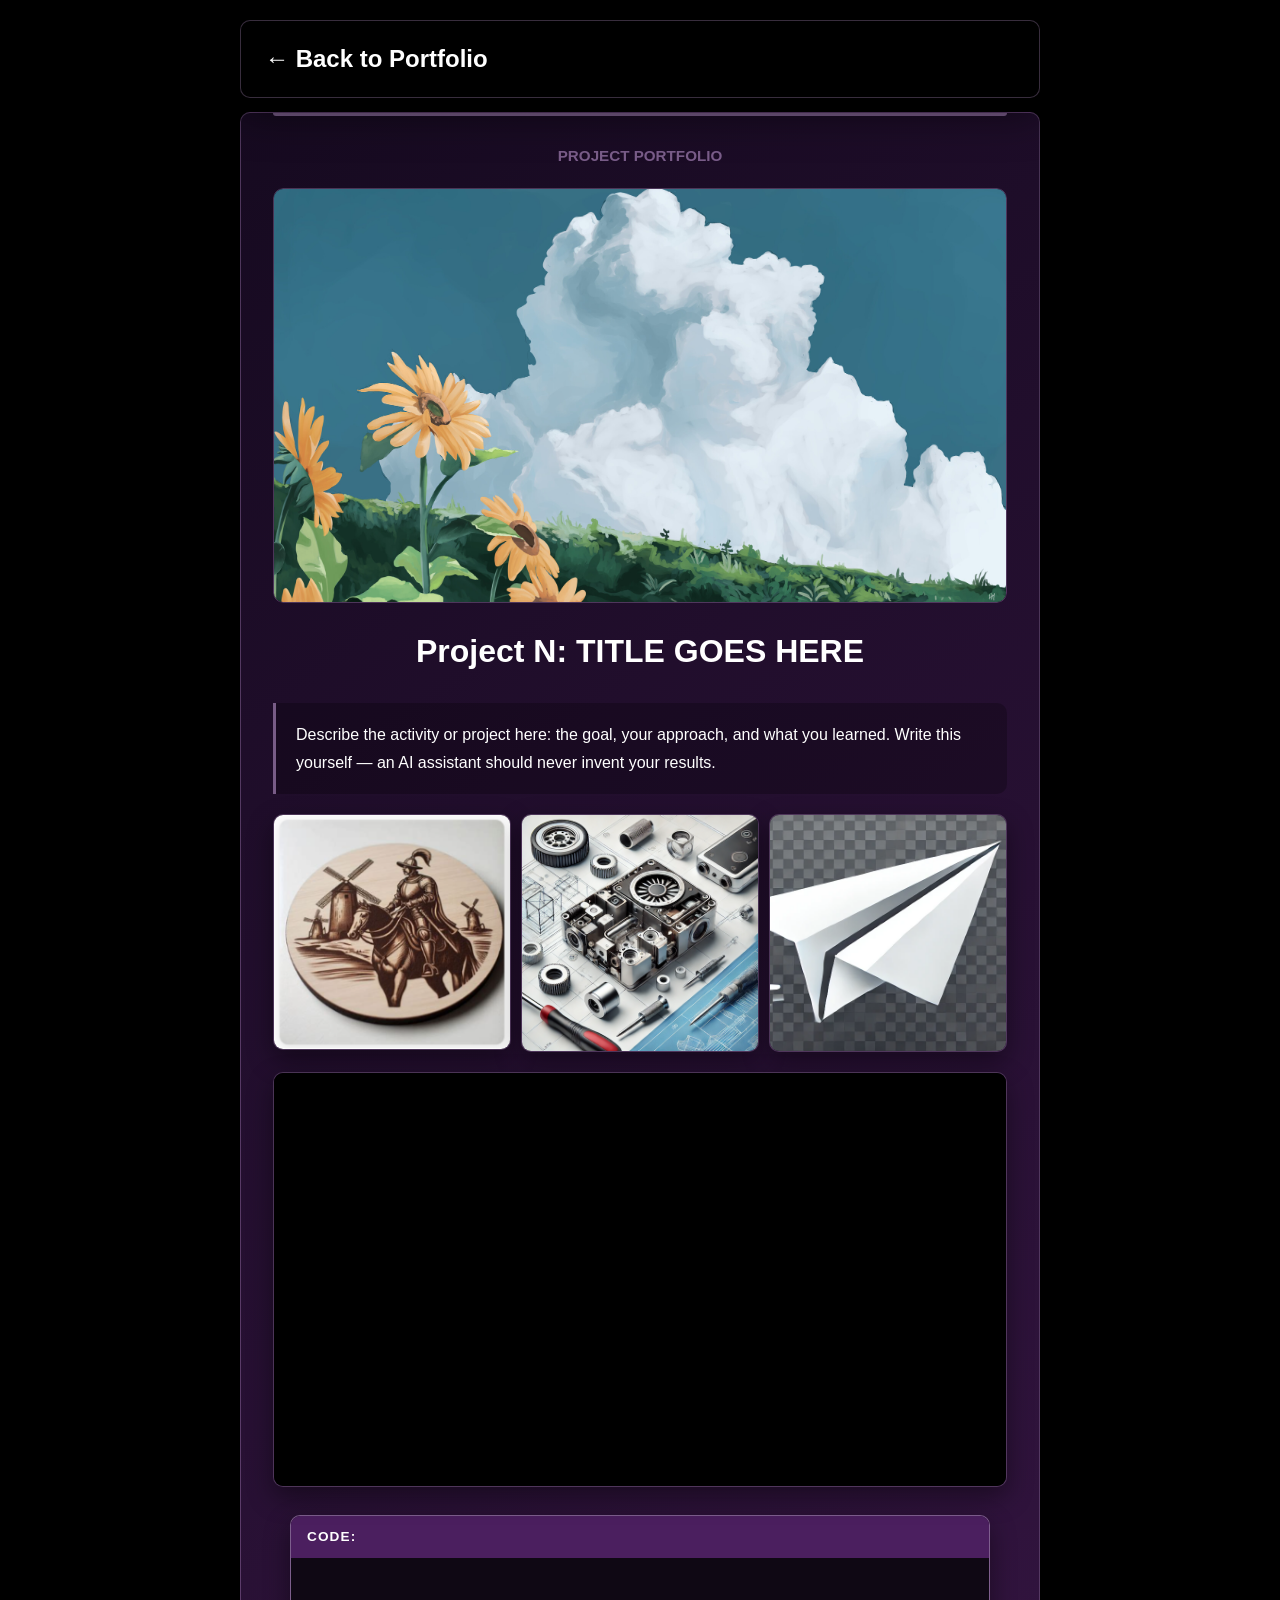
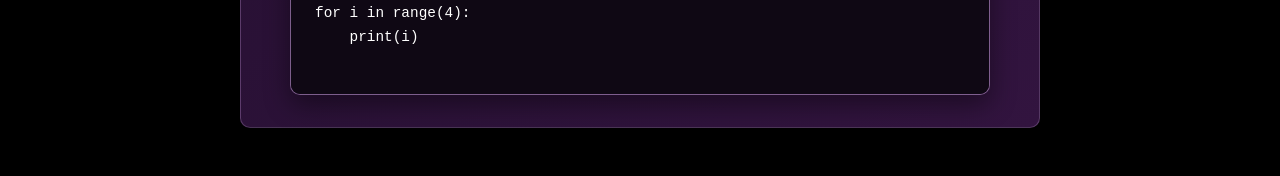
<file: template.html>
<!DOCTYPE html>
<html lang="en">
<head>
    <title>TITLE GOES HERE</title>
    <link rel="stylesheet" href="./project.css">
</head>
<body>

    <a class="skip-link" href="#main-content">Skip to main content</a>

    <!-- This file is a STARTING POINT, not a real page. -->
    <!-- To add a new activity or project: copy this file, rename it -->
    <!-- (e.g. project04.html), fill in the content below, then add a -->
    <!-- matching <article class="project-card"> link to index.html. -->
    <!-- See AGENTS.md for the full step-by-step recipe. -->

    <!-- Header and Navigation Section -->
    <header class="header">
        <nav class="navbar" aria-label="Project navigation">
            <a href="./index.html" class="back-link">&larr; Back to Portfolio</a>
        </nav>
    </header>

    <!-- Project Information -->
    <div class="proj-container" id="main-content" tabindex="-1">

        <h1 class='proj-header'>Project Portfolio</h1>

        <div class="proj-img-container">
            <img src="./images/header.jpg" alt="Replace with this page's hero image">
            <!-- Replace with this page's own hero image, e.g. ./images/project04.png -->
        </div>

        <h2 class='proj-header'>Project N: TITLE GOES HERE</h2>

        <div class="proj-desc">
            <p>Describe the activity or project here: the goal, your approach, and what you learned. Write this yourself — an AI assistant should never invent your results.</p>
        </div>

        <!-- OPTIONAL BLOCK: photo gallery. Use when you have several   -->
        <!-- work-in-progress or detail photos beyond the hero image     -->
        <!-- above. Delete this whole <div> if you don't need it.        -->
        <div class="proj-gallery">
            <img src="./images/activity01.png" alt="Activity 1 project detail">
            <img src="./images/activity02.png" alt="Activity 2 project detail">
            <img src="./images/activity03.png" alt="Activity 3 project detail">
        </div>

        <!-- OPTIONAL BLOCK: embedded video (e.g. a YouTube demo of your -->
        <!-- project in action). Replace VIDEO_ID with the id from the   -->
        <!-- video's share/embed URL. Delete this <div> if not needed.   -->
        <div class="proj-video-container">
            <iframe src="https://www.youtube.com/embed/VIDEO_ID" title="Project video" allowfullscreen></iframe>
        </div>

        <!-- OPTIONAL BLOCK: a labeled code sample. Only include this on -->
        <!-- pages that actually involve code (e.g. a robot's Arduino    -->
        <!-- sketch). Delete this whole <div> for design/build projects. -->
        <div class="proj-code">
            <h3>Code:</h3>
            <pre><code>
for i in range(4):
    print(i)

</code></pre></div>

    </div>
    <!-- End Project Information -->

</body>
</html>
</file>
<file: index.css>
@import url("./theme.css");

*,
*::before,
*::after {
    box-sizing: border-box;
}

html {
    scroll-behavior: smooth;
}

:focus-visible {
    outline: 3px solid var(--color-border-strong);
    outline-offset: 4px;
}

.skip-link {
    position: fixed;
    top: 1rem;
    left: 1rem;
    z-index: 1100;
    padding: 0.75rem 1rem;
    background: var(--color-accent);
    color: var(--color-text-on-dark);
    border: 1px solid var(--color-border-strong);
    border-radius: calc(var(--radius) - 4px);
    box-shadow: var(--shadow-card);
    transform: translateY(-200%);
    transition: transform 180ms ease;
}

.skip-link:focus {
    transform: translateY(0);
}

body {
    background-color: var(--color-bg-hero);
    font-family: var(--font-body);
    line-height: 1.5;
    margin: 0;
}

/* **************************** */
/* Style for the header section */
/* **************************** */

.header {
    position: fixed;
    top: 20px;
    left: 50%;
    transform: translateX(-50%);
    width: 75%;
    background: rgba(0, 0, 0, 0.84);
    backdrop-filter: blur(10px);
    -webkit-backdrop-filter: blur(10px);
    border: 1px solid var(--color-border);
    box-shadow: var(--shadow-panel);
    z-index: 1000;
    display: flex;
    flex-wrap: wrap;
    justify-content: space-between;
    align-items: center;
    padding: 10px;
    color: var(--color-text-on-dark);
    border-radius: var(--radius);
}

.header .name {
    display: inline-flex;
    align-items: center;
    gap: 10px;
    text-align: left;
    font-size: 1.5em;
    font-weight: 700;
}

.header .name::before {
    content: "";
    display: inline-block;
    width: 12px;
    height: 12px;
    background: var(--color-border-strong);
    border: 2px solid var(--color-text-on-dark);
    border-radius: 50% 50% 50% 0;
    transform: rotate(-45deg);
}

.header .navbar {
    display: flex;
    gap: 15px;
    font-size: 1.5em;
}

.header .navbar a {
    text-decoration: none;
    color: var(--color-text-on-dark);
    padding: 10px;
    border-radius: calc(var(--radius) - 4px);
    transition: background-color 180ms ease, color 180ms ease;
}

.header .navbar a:hover,
.header .navbar a:focus-visible {
    background-color: var(--color-accent);
    color: var(--color-text-on-dark);
}

/* ************************** */
/* Style for the home section */
/* ************************** */

.home {
    position: relative;
    min-height: 100vh;
    min-height: 100svh;
    display: flex;
    align-items: center;
    padding: 6rem 10% 2rem;
    color: var(--color-text-on-dark);
    background-color: var(--color-pattern-dark);
    background-image: conic-gradient(
        from 45deg at 25% 25%,
        var(--color-pattern-light) 0 25%,
        transparent 0 50%,
        var(--color-accent) 0 75%,
        transparent 0
    );
    background-size: 220px 220px;
    overflow: hidden;
}

.home::after {
    content: "";
    position: absolute;
    right: 0;
    bottom: 0;
    left: 0;
    height: 180px;
    background: linear-gradient(to bottom, transparent, var(--color-bg-dark));
    pointer-events: none;
}

.home::before {
    content: "";
    position: absolute;
    top: 14%;
    right: 12%;
    width: 24rem;
    height: 24rem;
    border: 1px solid rgba(200, 160, 220, 0.24);
    border-radius: 28% 72% 46% 54%;
    transform: rotate(28deg);
    box-shadow: inset 0 0 0 28px rgba(75, 31, 95, 0.18), 0 0 80px rgba(75, 31, 95, 0.24);
    animation: hero-drift 16s ease-in-out infinite alternate;
    pointer-events: none;
}

.home-content {
    position: relative;
    z-index: 1;
    max-width: 600px;
}

.home-layout {
    display: grid;
    grid-template-columns: minmax(0, 1fr) minmax(220px, 320px);
    align-items: center;
    gap: clamp(2rem, 7vw, 6rem);
    width: min(1100px, 100%);
    margin-inline: auto;
}

@keyframes hero-reveal {
    from {
        opacity: 0;
        transform: translateY(18px);
    }

    to {
        opacity: 1;
        transform: translateY(0);
    }
}

@keyframes hero-drift {
    from {
        transform: rotate(28deg) translate3d(0, 0, 0);
    }

    to {
        transform: rotate(36deg) translate3d(-24px, 18px, 0);
    }
}

.home-content h1 {
    position: relative;
    font-size: 56px;
    font-weight: 700;
    line-height: 1.2;
    background: linear-gradient(135deg, rgba(0, 0, 0, 0.72), rgba(22, 10, 32, 0.68));
    padding: 22px 26px;
    border-radius: var(--radius);
    border-left: 4px solid var(--color-border-strong);
    box-shadow: var(--shadow-panel);
    animation: hero-reveal 700ms cubic-bezier(0.22, 1, 0.36, 1) both;
}

.home-content h1::after {
    content: "01 / INTRO";
    position: absolute;
    top: -18px;
    right: 24px;
    color: var(--color-border-strong);
    font-size: 0.72rem;
    font-weight: 700;
    letter-spacing: 0.16em;
}

.home-content p {
    position: relative;
    font-size: 1.5em;
    margin: 20px 0 40px;
    background: rgba(0, 0, 0, 0.58);
    padding: 16px 18px;
    line-height: 1.55;
    border-radius: var(--radius);
    box-shadow: var(--shadow-panel);
    animation: hero-reveal 700ms 120ms cubic-bezier(0.22, 1, 0.36, 1) both;
}

.socials {
    position: relative;
    display: flex;
    gap: 20px;
    width: fit-content;
    background: var(--color-bg-overlay);
    padding: 10px 15px;
    border-radius: var(--radius);
    border: 1px solid var(--color-border);
    box-shadow: var(--shadow-panel);
    animation: hero-reveal 700ms 240ms cubic-bezier(0.22, 1, 0.36, 1) both;
}

.hero-scroll-cue {
    position: absolute;
    right: 10%;
    bottom: 34px;
    z-index: 2;
    display: inline-flex;
    align-items: center;
    gap: 12px;
    color: var(--color-border-strong);
    font-size: 0.85rem;
    font-weight: 700;
    text-decoration: none;
    text-transform: uppercase;
    animation: hero-reveal 700ms 600ms cubic-bezier(0.22, 1, 0.36, 1) both;
    transition: color 180ms ease, transform 180ms ease;
}

.hero-scroll-cue span:last-child {
    display: grid;
    place-items: center;
    width: 30px;
    height: 30px;
    border: 1px solid var(--color-border-strong);
    border-radius: 50%;
}

.hero-scroll-cue:hover,
.hero-scroll-cue:focus-visible {
    color: var(--color-text-on-dark);
    transform: translateY(3px);
}

.headshot-card {
    position: relative;
    z-index: 1;
    width: min(100%, 300px);
    margin: 0 auto;
    color: var(--color-text-on-dark);
    text-align: center;
    animation: hero-reveal 700ms 360ms cubic-bezier(0.22, 1, 0.36, 1) both;
}

.headshot-frame {
    display: grid;
    place-items: center;
    aspect-ratio: 1;
    padding: 12px;
    background: linear-gradient(145deg, var(--color-accent), var(--color-pattern-dark));
    border: 1px solid var(--color-border-strong);
    border-radius: 50%;
    box-shadow: 0 16px 40px rgba(200, 160, 220, 0.3);
    transition: transform 220ms ease, box-shadow 220ms ease;
}

.headshot-image {
    display: block;
    width: 100%;
    height: 100%;
    object-fit: cover;
    border-radius: 50%;
}

.headshot-card:hover .headshot-frame,
.headshot-card:focus-within .headshot-frame {
    transform: translateY(-6px) rotate(2deg);
    box-shadow: 0 22px 48px rgba(200, 160, 220, 0.45);
}

.social-link {
    display: flex;
    align-items: center;
    gap: 8px;
    color: var(--color-text-on-dark);
    text-decoration: none;
    font-size: 1.1em;
}

.social-link:hover {
    color: var(--color-accent);
}

.social-link:focus-visible {
    outline: 2px solid var(--color-border-strong);
    outline-offset: 4px;
}

.social-link svg {
    width: 22px;
    height: 22px;
    fill: currentColor;
}

/* ************************************* */
/* Style for the project listing section */
/* ************************************* */

.portfolio {
    scroll-margin-top: 100px;
    padding-block: 5rem 4rem;
    max-width: 100%;
    margin-inline: 1.5rem;

    display: grid;
    gap: 1.5rem;
    grid-template-columns: repeat(3, minmax(0, 1fr));
    justify-items: stretch;
}

.portfolio-heading {
    grid-column: 1 / -1;
    margin: 0 0 1rem;
    color: var(--color-text-on-dark);
    font-size: 2.25rem;
    font-weight: 700;
    text-align: center;
    letter-spacing: 0.05em;
    text-transform: uppercase;
}

.portfolio-heading::before {
    content: "SELECTED WORK";
    display: block;
    margin-bottom: 8px;
    color: var(--color-border-strong);
    font-size: 0.42em;
    letter-spacing: 0.2em;
}

.portfolio-heading::after {
    content: "";
    display: block;
    width: 56px;
    height: 3px;
    margin: 12px auto 0;
    background: var(--color-border-strong);
    border-radius: 999px;
}

.project-card {
    position: relative;
    padding: 5px;
    margin: 5px;
    background: linear-gradient(145deg, var(--color-card-surface), var(--color-pattern-dark));
    border-radius: var(--radius);
    border: 1px solid var(--color-border-strong);
    border-top: 3px solid var(--color-border-strong);
    box-shadow: var(--shadow-card);
    overflow: hidden;
    text-align: center;
    transition: transform 180ms ease, box-shadow 180ms ease;
}

.project-card::before {
    content: "";
    position: absolute;
    top: 14px;
    left: 14px;
    z-index: 1;
    width: 24px;
    height: 4px;
    background: var(--color-border-strong);
    box-shadow: 8px 8px 0 var(--color-primary);
    pointer-events: none;
}

.project-card:hover {
    transform: translateY(-6px);
    background: linear-gradient(145deg, var(--color-card-hover), var(--color-card-surface));
    box-shadow: 0 16px 32px rgba(96, 48, 120, 0.3);
}

.project-card:nth-of-type(odd) {
    border-radius: 18px 6px 18px 6px;
}

.project-card:nth-of-type(even) {
    border-radius: 6px 18px 6px 18px;
}

.project-card:nth-of-type(odd):hover {
    transform: translateY(-6px) rotate(-0.6deg);
}

.project-card:nth-of-type(even):hover {
    transform: translateY(-6px) rotate(0.6deg);
}

.project-card:active {
    transform: translateY(-2px) scale(0.99);
    box-shadow: var(--shadow-card);
}

.project-card:focus-within {
    border-color: var(--color-text-on-dark);
    box-shadow: 0 16px 32px rgba(96, 48, 120, 0.42);
}

.project-link {
    display: flex;
    flex-direction: column;
    height: 100%;
    color: var(--color-text-on-dark);
    text-decoration: none;
}

.project-link:focus-visible {
    outline-offset: -3px;
}

.project-link:focus-visible .project-action {
    background-color: var(--color-text-on-dark);
    color: var(--color-accent-dark);
}

.project-title {
    font-size: 1.5em;
    margin: 16px 10px 10px;
}

.project-desc {
    margin: 0 10px 16px;
    min-height: 2.8em;
    line-height: 1.4;
    overflow-wrap: break-word;
}

.project-action {
    align-self: center;
    margin: 0 10px 18px;
    padding: 8px 14px;
    border: 1px solid var(--color-border-strong);
    border-radius: 999px;
    color: var(--color-text-on-dark);
    font-size: 0.9em;
    font-weight: 700;
    transition: background-color 180ms ease, color 180ms ease, transform 180ms ease;
}

.project-card:hover .project-action {
    background-color: var(--color-text-on-dark);
    color: var(--color-accent-dark);
    transform: translateY(-1px);
}

.project-img {
    display: block;
    width: 100%;
    aspect-ratio: 4 / 3;
    object-fit: cover;
    border-radius: calc(var(--radius) - 4px);
    margin-top: auto;
    filter: brightness(0.86) saturate(0.9);
    transition: filter 180ms ease;
}

.project-card:nth-of-type(3n) .project-img {
    filter: grayscale(0.2) contrast(1.08) brightness(0.86);
}

.project-card:hover .project-img {
    filter: brightness(1.08) saturate(1.08);
}

.project-placeholder {
    display: grid;
    place-items: center;
    width: 100%;
    aspect-ratio: 4 / 3;
    margin-top: auto;
    border: 1px dashed var(--color-border-strong);
    border-radius: calc(var(--radius) - 4px);
    background: repeating-linear-gradient(
        135deg,
        var(--color-card-surface) 0 12px,
        var(--color-pattern-dark) 12px 24px
    );
    color: var(--color-text-on-dark);
}

.project-placeholder span {
    padding: 8px 14px;
    border: 1px solid var(--color-border-strong);
    border-radius: var(--radius);
    background: var(--color-bg-overlay);
    font-size: 0.9em;
    font-weight: 700;
}

@media (prefers-reduced-motion: reduce) {
    html {
        scroll-behavior: auto;
    }

    *,
    *::before,
    *::after {
        transition-duration: 0.01ms !important;
        animation-duration: 0.01ms !important;
        animation-iteration-count: 1 !important;
    }

    .home-content h1,
    .home-content p,
    .socials,
    .headshot-card {
        opacity: 1;
        transform: none;
    }
}

/* ***************************** */
/* Responsive: tablet and mobile */
/* ***************************** */

@media (max-width: 900px) {
    .portfolio {
        grid-template-columns: repeat(2, minmax(0, 1fr));
    }

    .home-content h1 {
        font-size: 40px;
    }

    .home-layout {
        grid-template-columns: minmax(0, 1fr) 220px;
        gap: 2rem;
    }
}

@media (max-width: 600px) {
    .header {
        width: 92%;
        flex-direction: column;
        justify-content: center;
        gap: 6px;
        text-align: center;
        padding: 8px;
    }

    .header .name {
        font-size: 1.1em;
    }

    .header .navbar {
        font-size: 1em;
        gap: 10px;
    }

    .home {
        padding: 7rem 6% 2rem;
    }

    .hero-scroll-cue {
        right: 6%;
        bottom: 22px;
        font-size: 0.72rem;
    }

    .home-layout {
        grid-template-columns: 1fr;
        gap: 2rem;
    }

    .headshot-card {
        width: min(70vw, 260px);
    }

    .home-content h1 {
        font-size: 30px;
    }

    .home-content p {
        font-size: 1.1em;
    }

    .social-link {
        font-size: 1em;
    }

    .social-link svg {
        width: 18px;
        height: 18px;
    }

    .portfolio {
        grid-template-columns: 1fr;
        margin-inline: 0.5rem;
    }
}
</file>
<file: project.css>
@import url("./theme.css");

*,
*::before,
*::after {
    box-sizing: border-box;
}

html {
    scroll-behavior: smooth;
}

:focus-visible {
    outline: 3px solid var(--color-border-strong);
    outline-offset: 4px;
}

.skip-link {
    position: fixed;
    top: 1rem;
    left: 1rem;
    z-index: 1100;
    padding: 0.75rem 1rem;
    background: var(--color-accent);
    color: var(--color-text-on-dark);
    border: 1px solid var(--color-border-strong);
    border-radius: calc(var(--radius) - 4px);
    box-shadow: var(--shadow-card);
    transform: translateY(-200%);
    transition: transform 180ms ease;
}

.skip-link:focus {
    transform: translateY(0);
}

body {
    background-color: var(--color-bg-dark);
    font-family: var(--font-body);
    line-height: 1.5;
    margin: 0;
}

::selection {
    background: var(--color-accent);
    color: var(--color-text-on-dark);
}

/* **************************** */
/* Style for the header section */
/* **************************** */

.header {
    position: fixed;
    top: 20px;
    left: 50%;
    transform: translateX(-50%);
    width: min(75%, var(--container-max));
    max-width: var(--container-max);
    background: var(--color-bg-dark);
    border: 1px solid var(--color-border);
    box-shadow: var(--shadow-panel);
    z-index: 1000;
    display: flex;
    justify-content: space-between;
    align-items: center;
    padding: 10px 14px;
    color: var(--color-text-on-dark);
    border-radius: var(--radius);
}

.header .name {
    text-align: left;
    font-size: 1.5em;
    font-weight: 700;
}

.header .navbar {
    display: flex;
    gap: 15px;
    font-size: 1.5em;
}

.header .navbar a {
    display: inline-flex;
    align-items: center;
    text-decoration: none;
    color: var(--color-text-on-dark);
    padding: 10px;
    font-weight: 700;
    border-radius: calc(var(--radius) - 4px);
    transition: background-color 180ms ease, color 180ms ease;
}

.header .navbar a:hover,
.header .navbar a:focus-visible {
    background-color: var(--color-accent);
    color: var(--color-text-on-dark);
}

@media (prefers-reduced-motion: reduce) {
    html {
        scroll-behavior: auto;
    }

    *,
    *::before,
    *::after {
        transition-duration: 0.01ms !important;
        animation-duration: 0.01ms !important;
        animation-iteration-count: 1 !important;
    }
}

/* *********************************** */
/* Style for the project documentation */
/* *********************************** */

.proj-container {
    position: relative;
    max-width: var(--container-max);
    width: min(var(--container-max), calc(100% - 2rem));
    margin: auto;
    margin-top: 112px;
    margin-bottom: 3rem;
    background: linear-gradient(145deg, var(--color-pattern-dark), var(--color-accent-dark));
    padding: 32px;
    border-radius: var(--radius);
    border: 1px solid var(--color-border);
    box-shadow: var(--shadow-panel);
}

.proj-container::before {
    content: "";
    position: absolute;
    top: 0;
    right: 32px;
    left: 32px;
    height: 3px;
    background: var(--color-border-strong);
    border-radius: 0 0 999px 999px;
}

.proj-header {
    text-align: center;
    color: var(--color-text-on-dark);
    margin-top: 12px;
}

.proj-container > .proj-header:first-child {
    margin: 0;
    color: var(--color-border-strong);
    font-size: 0.95rem;
    text-transform: uppercase;
}

.proj-container > h2.proj-header {
    margin: 24px 0 0;
    font-size: 2rem;
}

.proj-img-container {
    text-align: center;
    margin: 20px 0;
    overflow: hidden;
    border-radius: var(--radius);
}

.proj-img-container img {
    display: block;
    width: 100%;
    max-width: 100%;
    height: auto;
    object-fit: contain;
    border-radius: var(--radius);
    border: 1px solid var(--color-border);
    box-shadow: var(--shadow-card);
    transition: transform 220ms ease, filter 220ms ease;
}

.proj-img-container img:hover {
    transform: scale(1.015);
    filter: brightness(1.06) saturate(1.05);
}

.proj-img-container img,
.proj-gallery img {
    cursor: zoom-in;
}

.image-lightbox {
    width: min(94vw, 1200px);
    max-width: 94vw;
    max-height: 94vh;
    padding: 3rem 1rem 1rem;
    background: var(--color-pattern-dark);
    border: 1px solid var(--color-border-strong);
    border-radius: var(--radius);
    box-shadow: var(--shadow-panel);
}

.image-lightbox::backdrop {
    background: rgba(0, 0, 0, 0.86);
}

.image-lightbox-content {
    display: block;
    width: 100%;
    max-height: 82vh;
    object-fit: contain;
    border-radius: calc(var(--radius) - 2px);
}

.image-lightbox-close {
    position: absolute;
    top: 0.75rem;
    right: 0.75rem;
    padding: 0.45rem 0.7rem;
    background: var(--color-accent);
    color: var(--color-text-on-dark);
    border: 1px solid var(--color-border-strong);
    border-radius: calc(var(--radius) - 4px);
    cursor: pointer;
    font: inherit;
    font-weight: 700;
}

.image-lightbox-close:hover,
.image-lightbox-close:focus-visible {
    background: var(--color-primary-dark);
}

.proj-desc {
    margin: 28px 0 0;
    padding: 18px 20px;
    background: rgba(0, 0, 0, 0.24);
    border-left: 3px solid var(--color-border-strong);
    border-radius: 0 var(--radius) var(--radius) 0;
}

.proj-desc p {
    margin: 0;
    color: var(--color-text-on-dark);
    line-height: 1.7;
}

/* Optional block: a labeled code sample. Delete this block on pages   */
/* that don't involve code (e.g. a build or design activity).          */
.proj-code {
    width: min(100%, 700px);
    margin: 28px auto 0;
    overflow: hidden;
    border: 1px solid var(--color-border-strong);
    border-radius: var(--radius);
    background: rgba(0, 0, 0, 0.2);
    box-shadow: var(--shadow-card);
}

.proj-code h3 {
    margin: 0;
    padding: 0.7rem 1rem;
    background: var(--color-accent);
    color: var(--color-text-on-dark);
    font-size: 0.85rem;
    letter-spacing: 0.08em;
    text-transform: uppercase;
}

.proj-code pre {
    max-width: 100%;
    margin: 0;
    padding: 1.25rem 1.5rem;
    overflow-x: auto;
    background: var(--color-bg-hero);
    color: var(--color-text-on-dark);
    line-height: 1.65;
    tab-size: 4;
}

.proj-code pre code {
    font-family: "Consolas", "Monaco", monospace;
    font-size: 0.9rem;
    white-space: pre;
}

/* Optional block: a photo gallery grid. Use for pages with several  */
/* work-in-progress or detail photos beyond the one hero image.       */
.proj-gallery {
    display: grid;
    grid-template-columns: repeat(auto-fit, minmax(150px, 1fr));
    gap: 10px;
    margin: 20px 0;
}

.proj-gallery img {
    width: 100%;
    height: auto;
    max-height: 420px;
    object-fit: contain;
    border-radius: var(--radius);
    border: 1px solid var(--color-border);
    box-shadow: var(--shadow-card);
    background: rgba(0, 0, 0, 0.15);
    transition: transform 180ms ease, filter 180ms ease;
}

.proj-gallery img:hover {
    transform: translateY(-3px);
    filter: brightness(1.08) saturate(1.05);
}

.proj-gallery .proj-media-placeholder {
    min-height: 150px;
    margin: 0;
}

.proj-resource-card,
.proj-media-placeholder {
    display: grid;
    place-items: center;
    min-height: 180px;
    margin: 20px 0;
    padding: 1.25rem;
    background: rgba(0, 0, 0, 0.2);
    border: 1px solid var(--color-border);
    border-radius: var(--radius);
    box-shadow: var(--shadow-card);
    text-align: center;
    color: var(--color-text-on-dark);
}

.proj-resource-card h3,
.proj-media-placeholder p {
    margin: 0;
    font-size: 1.05rem;
    text-transform: uppercase;
    letter-spacing: 0.04em;
}

.proj-resource-card p,
.proj-note {
    margin: 0.75rem 0 0;
    color: var(--color-text-on-dark);
    line-height: 1.6;
}

.proj-resource-link {
    display: inline-block;
    margin-top: 0.75rem;
    color: var(--color-accent);
    font-weight: 700;
    text-decoration: none;
}

.proj-resource-link:hover,
.proj-resource-link:focus-visible {
    text-decoration: underline;
}

.proj-note {
    font-size: 0.95rem;
    opacity: 0.9;
}

/* Optional block: an embedded video (e.g. YouTube). The padding-top  */
/* trick keeps a 16:9 shape at any screen width — do not set a fixed  */
/* pixel height on the iframe itself.                                  */
.proj-video-container {
    position: relative;
    width: 100%;
    padding-top: 56.25%;
    margin: 20px 0;
    border-radius: var(--radius);
    overflow: hidden;
    border: 1px solid var(--color-border);
    box-shadow: var(--shadow-card);
    background: rgba(0, 0, 0, 0.24);
}

.proj-video-container:focus-within {
    border-color: var(--color-border-strong);
}

.proj-video-container iframe,
.proj-video-container video {
    position: absolute;
    top: 0;
    left: 0;
    width: 100%;
    height: 100%;
    border: 0;
    object-fit: contain;
    background: #000;
}

.proj-media-placeholder {
    position: absolute;
    inset: 0;
    min-height: auto;
    margin: 0;
    background: linear-gradient(135deg, rgba(80, 75, 94, 0.8), rgba(32, 28, 38, 0.9));
}

/* ***************************** */
/* Responsive: tablet and mobile */
/* ***************************** */

@media (max-width: 600px) {
    .header {
        width: 92%;
        padding: 6px;
    }

    .header .name {
        font-size: 1.1em;
    }

    .header .navbar {
        font-size: 1.1em;
        gap: 8px;
    }

    .proj-container {
        margin-top: 80px;
        padding: 24px 14px;
    }

    .proj-header {
        font-size: 1.3em;
    }

    .proj-container > h2.proj-header {
        font-size: 1.6rem;
    }

    .proj-container::before {
        right: 14px;
        left: 14px;
    }

    .proj-gallery img {
        height: 120px;
    }
}
</file>
